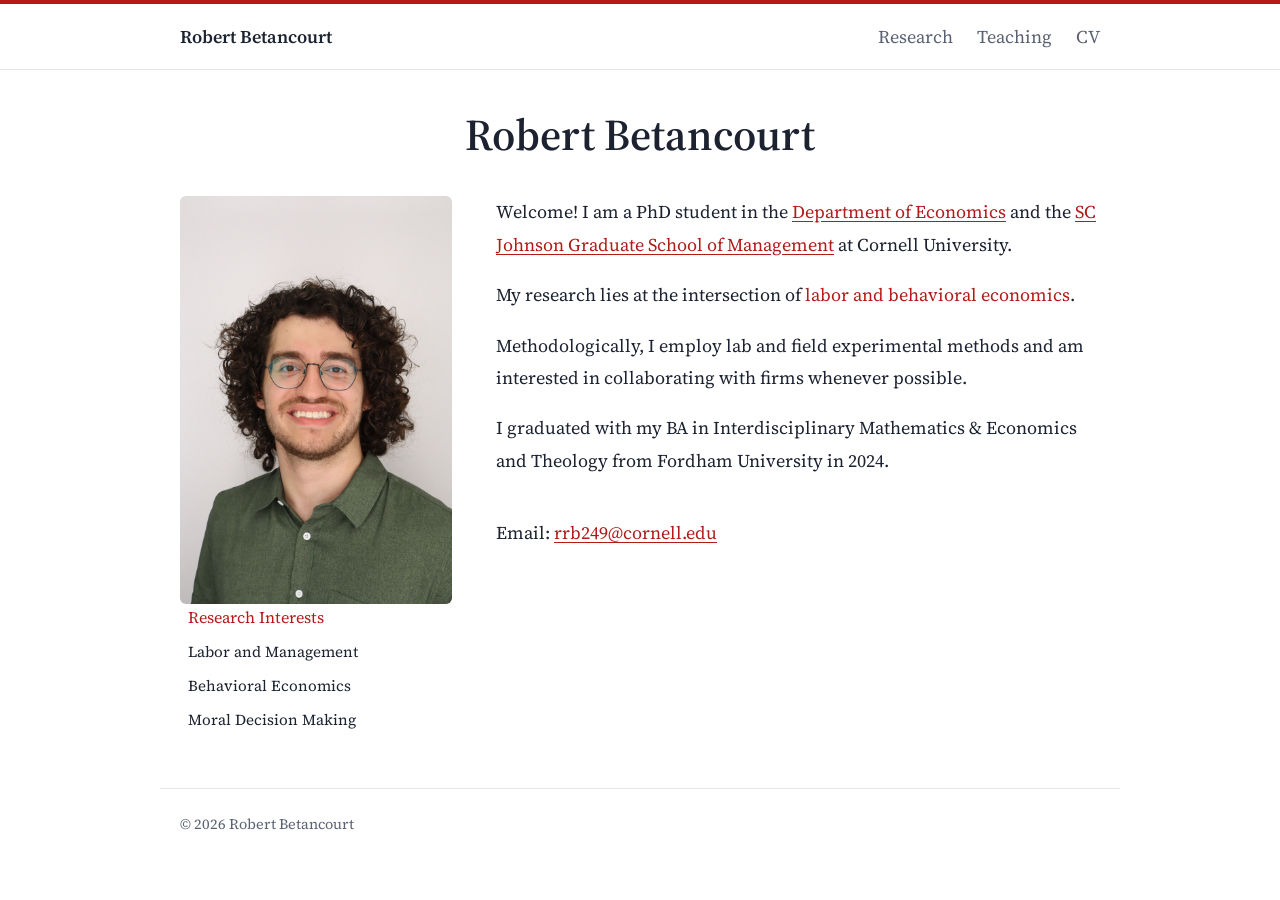
<file: index.html>
<!DOCTYPE html>
<html lang="en">
<head>
<meta charset="utf-8">
<meta name="viewport" content="width=device-width, initial-scale=1">
<title>Robert Betancourt</title>
<meta name="description" content="Robert Betancourt — PhD student in Economics and Management at Cornell University.">
<link rel="preconnect" href="https://fonts.googleapis.com">
<link rel="preconnect" href="https://fonts.gstatic.com" crossorigin>
<link href="https://fonts.googleapis.com/css2?family=Source+Serif+4:opsz,wght@8..60,400;8..60,600&display=swap" rel="stylesheet">
<link rel="stylesheet" href="style.css">
</head>
<body class="home-page">
<header class="site-header">
  <nav>
    <a class="home" href="index.html">Robert Betancourt</a>
    <a href="research.html">Research</a>
    <a href="teaching.html">Teaching</a>
    <a href="assets/files/CV_Betancourt.pdf">CV</a>
  </nav>
</header>
<main class="home-main">
  <h1 class="name">Robert Betancourt</h1>
  <div class="intro">
    <aside class="sidebar">
      <img src="assets/images/photo.jpg" alt="Portrait of Robert Betancourt">
      <h2 class="interests-heading">Research Interests</h2>
      <ul class="interests">
        <li>Labor and Management</li>
        <li>Behavioral Economics</li>
        <li>Moral Decision Making</li>
      </ul>
    </aside>
    <div class="bio">
      <p>Welcome! I am a PhD student in the <a href="https://economics.cornell.edu/">Department of Economics</a> and the <a href="https://business.cornell.edu/johnson/">SC Johnson Graduate School of Management</a> at Cornell University.</p>
      <p>My research lies at the intersection of <span class="accent">labor and behavioral economics</span>.</p>
      <p>Methodologically, I employ lab and field experimental methods and am interested in collaborating with firms whenever possible.</p>
      <p>I graduated with my BA in Interdisciplinary Mathematics &amp; Economics and Theology from Fordham University in 2024.</p>
      <p class="contact">Email: <a href="mailto:rrb249@cornell.edu">rrb249@cornell.edu</a></p>
    </div>
  </div>
</main>
<footer>© 2026 Robert Betancourt</footer>
</body>
</html>
</file>
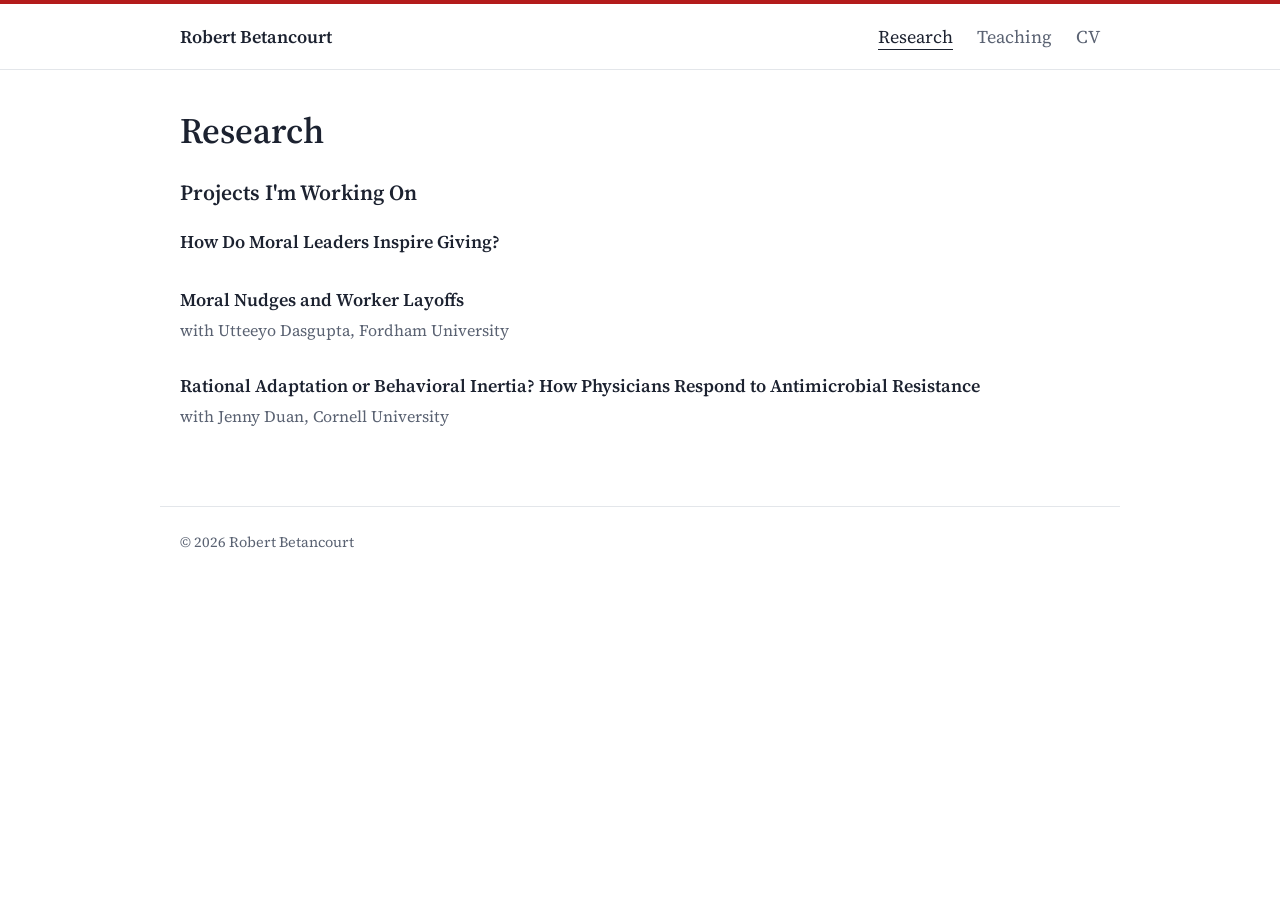
<file: research.html>
<!DOCTYPE html>
<html lang="en">
<head>
<meta charset="utf-8">
<meta name="viewport" content="width=device-width, initial-scale=1">
<title>Research | Robert Betancourt</title>
<meta name="description" content="Robert Betancourt — PhD student in Economics and Management at Cornell University.">
<link rel="preconnect" href="https://fonts.googleapis.com">
<link rel="preconnect" href="https://fonts.gstatic.com" crossorigin>
<link href="https://fonts.googleapis.com/css2?family=Source+Serif+4:opsz,wght@8..60,400;8..60,600&display=swap" rel="stylesheet">
<link rel="stylesheet" href="style.css">
</head>
<body>
<header class="site-header">
  <nav>
    <a class="home" href="index.html">Robert Betancourt</a>
    <a href="research.html" aria-current="page">Research</a>
    <a href="teaching.html">Teaching</a>
    <a href="assets/files/CV_Betancourt.pdf">CV</a>
  </nav>
</header>
<main>
  <h1>Research</h1>

  <h2>Projects I'm Working On</h2>
  <div class="paper">
    <div class="title">How Do Moral Leaders Inspire Giving?</div>
  </div>
  <div class="paper">
    <div class="title">Moral Nudges and Worker Layoffs</div>
    <p class="meta">with Utteeyo Dasgupta, Fordham University</p>
  </div>
  <div class="paper">
    <div class="title">Rational Adaptation or Behavioral Inertia? How Physicians Respond to Antimicrobial Resistance</div>
    <p class="meta">with Jenny Duan, Cornell University</p>
  </div>
</main>
<footer>© 2026 Robert Betancourt</footer>
</body>
</html>
</file>
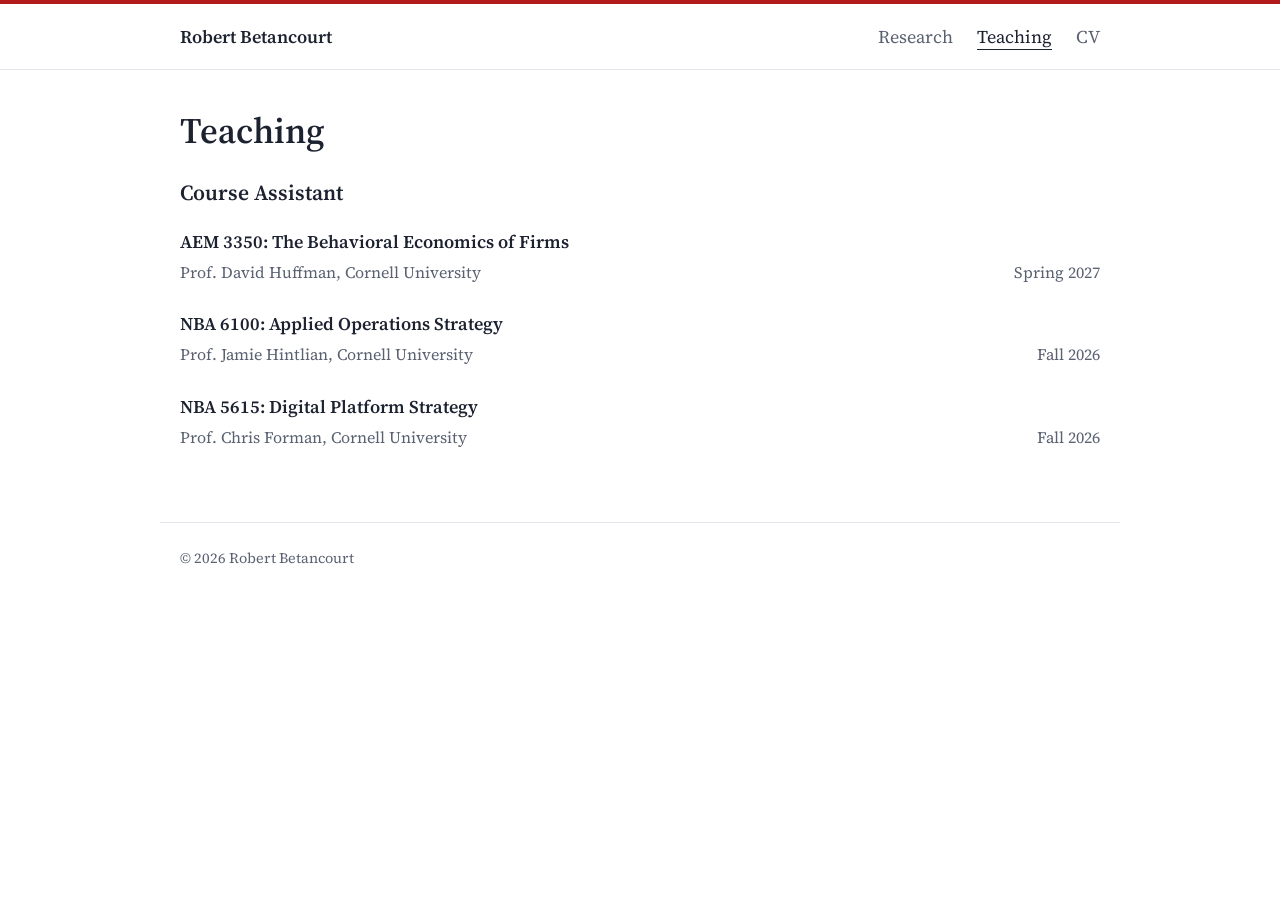
<file: teaching.html>
<!DOCTYPE html>
<html lang="en">
<head>
<meta charset="utf-8">
<meta name="viewport" content="width=device-width, initial-scale=1">
<title>Teaching | Robert Betancourt</title>
<meta name="description" content="Robert Betancourt — PhD student in Economics and Management at Cornell University.">
<link rel="preconnect" href="https://fonts.googleapis.com">
<link rel="preconnect" href="https://fonts.gstatic.com" crossorigin>
<link href="https://fonts.googleapis.com/css2?family=Source+Serif+4:opsz,wght@8..60,400;8..60,600&display=swap" rel="stylesheet">
<link rel="stylesheet" href="style.css">
</head>
<body>
<header class="site-header">
  <nav>
    <a class="home" href="index.html">Robert Betancourt</a>
    <a href="research.html">Research</a>
    <a href="teaching.html" aria-current="page">Teaching</a>
    <a href="assets/files/CV_Betancourt.pdf">CV</a>
  </nav>
</header>
<main>
  <h1>Teaching</h1>

  <h2>Course Assistant</h2>
  <div class="course">
    <div class="title">AEM 3350: The Behavioral Economics of Firms</div>
    <p class="meta">Prof. David Huffman, Cornell University <span class="term">Spring 2027</span></p>
  </div>
  <div class="course">
    <div class="title">NBA 6100: Applied Operations Strategy</div>
    <p class="meta">Prof. Jamie Hintlian, Cornell University <span class="term">Fall 2026</span></p>
  </div>
  <div class="course">
    <div class="title">NBA 5615: Digital Platform Strategy</div>
    <p class="meta">Prof. Chris Forman, Cornell University <span class="term">Fall 2026</span></p>
  </div>
</main>
<footer>© 2026 Robert Betancourt</footer>
</body>
</html>
</file>
<file: style.css>
:root {
  --paper: #ffffff;
  --ink: #1c2230;
  --muted: #5a6272;
  --link: #b31b1b;   /* Cornell Carnelian */
  --accent: #b31b1b;
  --rule: #e3e6ea;
  --max: 60rem;
}
@media (prefers-color-scheme: dark) {
  :root {
    --paper: #14181f;
    --ink: #e6e8ec;
    --muted: #9aa2b1;
    --link: #e8716b;
    --accent: #e8716b;
    --rule: #2a303b;
  }
}
* { box-sizing: border-box; }
html { -webkit-text-size-adjust: 100%; }
body {
  margin: 0;
  background: var(--paper);
  color: var(--ink);
  font-family: "Source Serif 4", Georgia, "Times New Roman", serif;
  font-size: 1.125rem;
  line-height: 1.65;
}
a { color: var(--link); text-underline-offset: 0.18em; }
a:hover { text-decoration-thickness: 2px; }
a:focus-visible { outline: 2px solid var(--link); outline-offset: 3px; border-radius: 2px; }

.site-header {
  border-top: 4px solid var(--accent);
  border-bottom: 1px solid var(--rule);
}
.site-header nav {
  max-width: var(--max);
  margin: 0 auto;
  padding: 1.1rem 1.25rem;
  display: flex;
  flex-wrap: wrap;
  align-items: baseline;
  gap: 0.4rem 1.5rem;
}
.site-header .home {
  font-weight: 600;
  color: var(--ink);
  text-decoration: none;
  margin-right: auto;
}
.site-header a:not(.home) { color: var(--muted); text-decoration: none; }
.site-header a:not(.home):hover,
.site-header a[aria-current="page"] { color: var(--ink); }
.site-header a[aria-current="page"] { text-decoration: underline; text-underline-offset: 0.35em; }

main {
  max-width: var(--max);
  margin: 0 auto;
  padding: 2.5rem 1.25rem 3rem;
}
h1 { font-size: 2.25rem; line-height: 1.15; font-weight: 600; margin: 0 0 1.5rem; }
h2 { font-size: 1.35rem; font-weight: 600; margin: 2.5rem 0 1rem; padding-top: 1.25rem; border-top: 1px solid var(--rule); }
h2:first-of-type { border-top: 0; padding-top: 0; margin-top: 0; }

.accent { color: var(--accent); }

/* Home page: wider two-column layout */
.name { text-align: center; font-size: 2.75rem; margin-bottom: 2.25rem; }
.intro { display: flex; gap: 2.75rem; align-items: flex-start; }
.sidebar { flex: 0 0 17rem; }
.sidebar img {
  display: block;
  width: 100%;
  height: auto;
  aspect-ratio: 2 / 3;
  border-radius: 6px;
  object-fit: cover;
}
.interests-heading {
  font-size: 1rem;
  font-weight: 400;
  color: var(--accent);
  border-top: 0;
  padding: 0 0 0 0.5rem;
  margin: 2.1rem 0 0.5rem;
}
.interests {
  list-style: none;
  margin: 0;
  padding: 0 0 0 0.5rem;
  font-size: 0.95rem;
}
.interests li { margin: 0 0 0.55rem; }
.bio { flex: 1; min-width: 0; }
.intro .bio p:first-child { margin-top: 0; }
.bio p { line-height: 1.8; }
.contact { margin-top: 2.5rem; }

.paper { margin: 0 0 1.75rem; }
.paper .title,
.course .title { font-weight: 600; }
.paper .meta { color: var(--muted); font-size: 1rem; margin: 0.15rem 0 0.35rem; }
.paper details summary { cursor: pointer; color: var(--link); font-size: 1rem; }
.paper details p { font-size: 1rem; margin: 0.5rem 0 0; }

.course { margin: 0 0 1.5rem; }
.course .meta { color: var(--muted); font-size: 1rem; margin: 0.15rem 0 0; display: flex; flex-wrap: wrap; justify-content: space-between; gap: 0 1rem; }
.course .term { white-space: nowrap; }

footer {
  max-width: var(--max);
  margin: 0 auto;
  padding: 1.5rem 1.25rem 2.5rem;
  color: var(--muted);
  font-size: 0.9rem;
  border-top: 1px solid var(--rule);
}

@media (max-width: 36rem) {
  .intro { flex-direction: column; gap: 1.5rem; }
  .sidebar { flex: none; width: 100%; max-width: 15rem; margin: 0 auto; }
  h1 { font-size: 1.9rem; }
}
</file>
